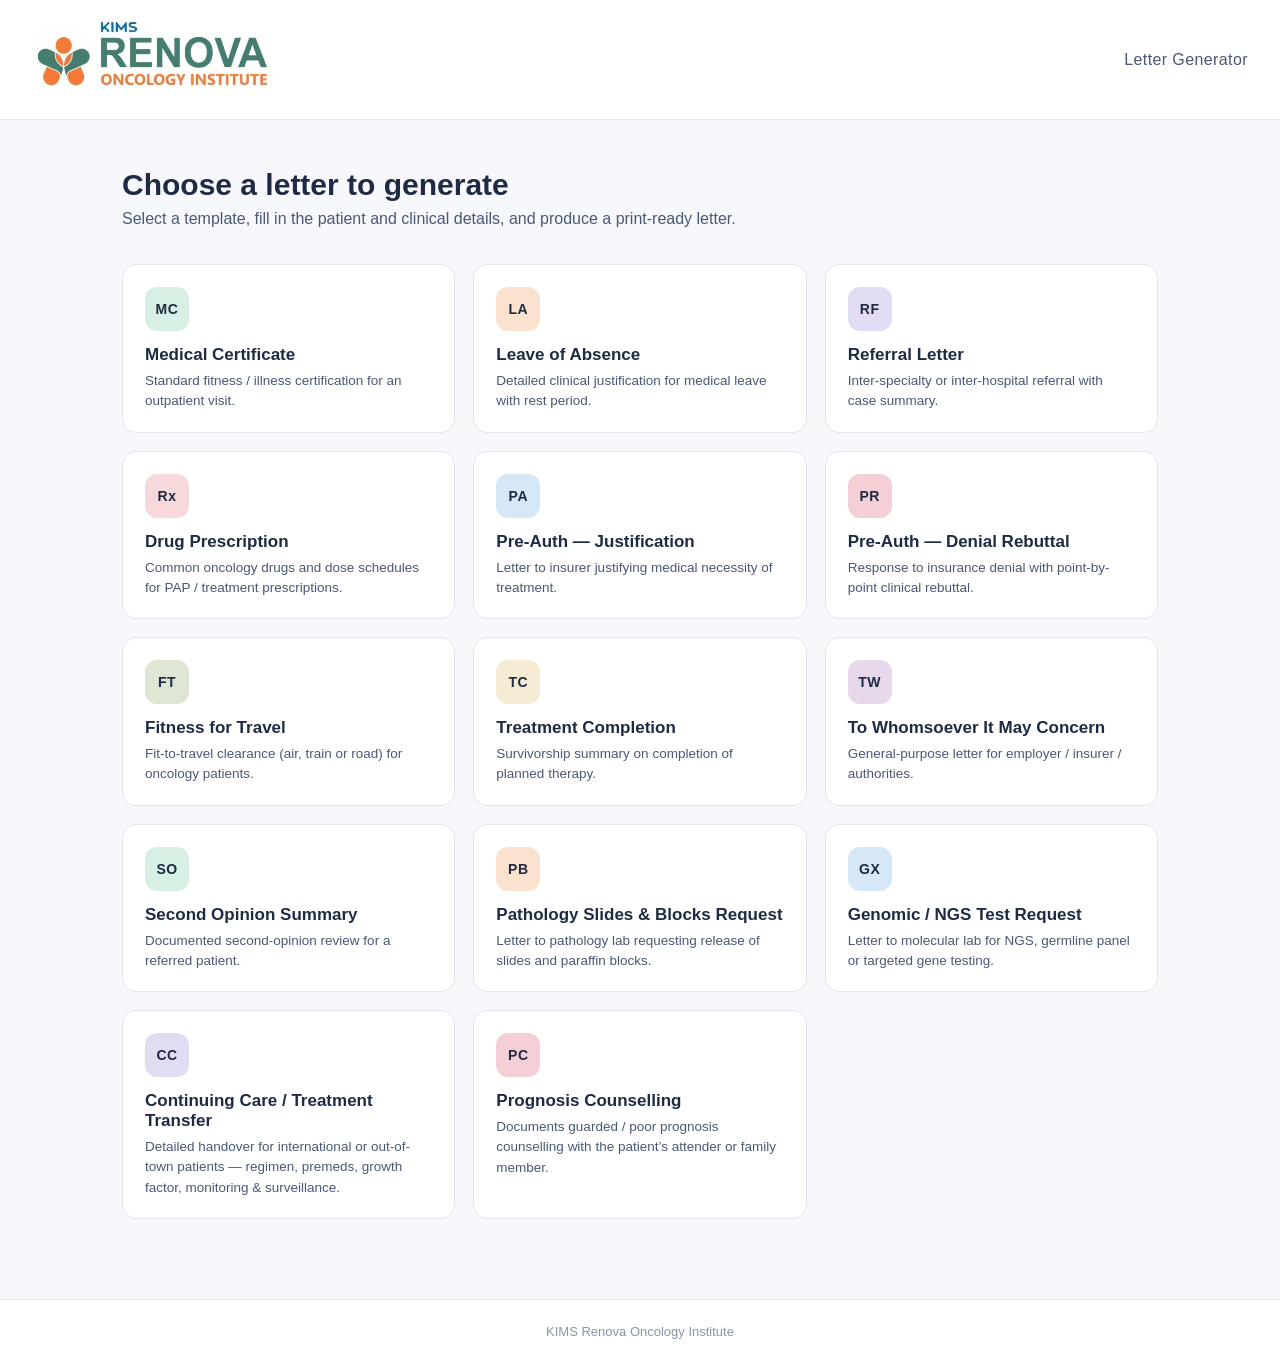
<file: index.html>
<!DOCTYPE html>
<html lang="en">
<head>
  <meta charset="UTF-8" />
  <meta name="viewport" content="width=device-width, initial-scale=1.0" />
  <title>KIMS Renova — Letter Generator</title>
  <link rel="icon" href="assets/favicon.svg" type="image/svg+xml" />
  <link rel="apple-touch-icon" sizes="180x180" href="assets/apple-touch-icon.png" />
  <link rel="manifest" href="site.webmanifest" />
  <meta name="theme-color" content="#4a6fa5" />
  <link rel="stylesheet" href="css/styles.css" />
</head>
<body class="home">
  <header class="site-header">
    <img src="assets/kims-renova-logo.png" alt="KIMS Renova Oncology Institute" class="logo" />
    <div class="tagline">Letter Generator</div>
  </header>

  <main class="container">
    <h1 class="page-title">Choose a letter to generate</h1>
    <p class="page-sub">Select a template, fill in the patient and clinical details, and produce a print-ready letter.</p>

    <section class="card-grid">
      <a class="letter-card mint" href="generator.html?type=medical-certificate">
        <div class="card-icon">MC</div>
        <h2>Medical Certificate</h2>
        <p>Standard fitness / illness certification for an outpatient visit.</p>
      </a>

      <a class="letter-card peach" href="generator.html?type=leave-of-absence">
        <div class="card-icon">LA</div>
        <h2>Leave of Absence</h2>
        <p>Detailed clinical justification for medical leave with rest period.</p>
      </a>

      <a class="letter-card lavender" href="generator.html?type=referral">
        <div class="card-icon">RF</div>
        <h2>Referral Letter</h2>
        <p>Inter-specialty or inter-hospital referral with case summary.</p>
      </a>

      <a class="letter-card blush" href="generator.html?type=prescription">
        <div class="card-icon">Rx</div>
        <h2>Drug Prescription</h2>
        <p>Common oncology drugs and dose schedules for PAP / treatment prescriptions.</p>
      </a>

      <a class="letter-card sky" href="generator.html?type=preauth-approval">
        <div class="card-icon">PA</div>
        <h2>Pre-Auth — Justification</h2>
        <p>Letter to insurer justifying medical necessity of treatment.</p>
      </a>

      <a class="letter-card rose" href="generator.html?type=preauth-rebuttal">
        <div class="card-icon">PR</div>
        <h2>Pre-Auth — Denial Rebuttal</h2>
        <p>Response to insurance denial with point-by-point clinical rebuttal.</p>
      </a>

      <a class="letter-card sage" href="generator.html?type=fitness-travel">
        <div class="card-icon">FT</div>
        <h2>Fitness for Travel</h2>
        <p>Fit-to-travel clearance (air, train or road) for oncology patients.</p>
      </a>

      <a class="letter-card cream" href="generator.html?type=treatment-completion">
        <div class="card-icon">TC</div>
        <h2>Treatment Completion</h2>
        <p>Survivorship summary on completion of planned therapy.</p>
      </a>

      <a class="letter-card lilac" href="generator.html?type=twimc">
        <div class="card-icon">TW</div>
        <h2>To Whomsoever It May Concern</h2>
        <p>General-purpose letter for employer / insurer / authorities.</p>
      </a>

      <a class="letter-card mint" href="generator.html?type=second-opinion">
        <div class="card-icon">SO</div>
        <h2>Second Opinion Summary</h2>
        <p>Documented second-opinion review for a referred patient.</p>
      </a>

      <a class="letter-card peach" href="generator.html?type=path-slides">
        <div class="card-icon">PB</div>
        <h2>Pathology Slides &amp; Blocks Request</h2>
        <p>Letter to pathology lab requesting release of slides and paraffin blocks.</p>
      </a>

      <a class="letter-card sky" href="generator.html?type=genomic-test">
        <div class="card-icon">GX</div>
        <h2>Genomic / NGS Test Request</h2>
        <p>Letter to molecular lab for NGS, germline panel or targeted gene testing.</p>
      </a>

      <a class="letter-card lavender" href="generator.html?type=continuing-care">
        <div class="card-icon">CC</div>
        <h2>Continuing Care / Treatment Transfer</h2>
        <p>Detailed handover for international or out-of-town patients — regimen, premeds, growth factor, monitoring &amp; surveillance.</p>
      </a>

      <a class="letter-card rose" href="generator.html?type=prognosis-counselling">
        <div class="card-icon">PC</div>
        <h2>Prognosis Counselling</h2>
        <p>Documents guarded / poor prognosis counselling with the patient’s attender or family member.</p>
      </a>
    </section>
  </main>

  <footer class="site-footer">
    <span>KIMS Renova Oncology Institute</span>
  </footer>
</body>
</html>
</file>
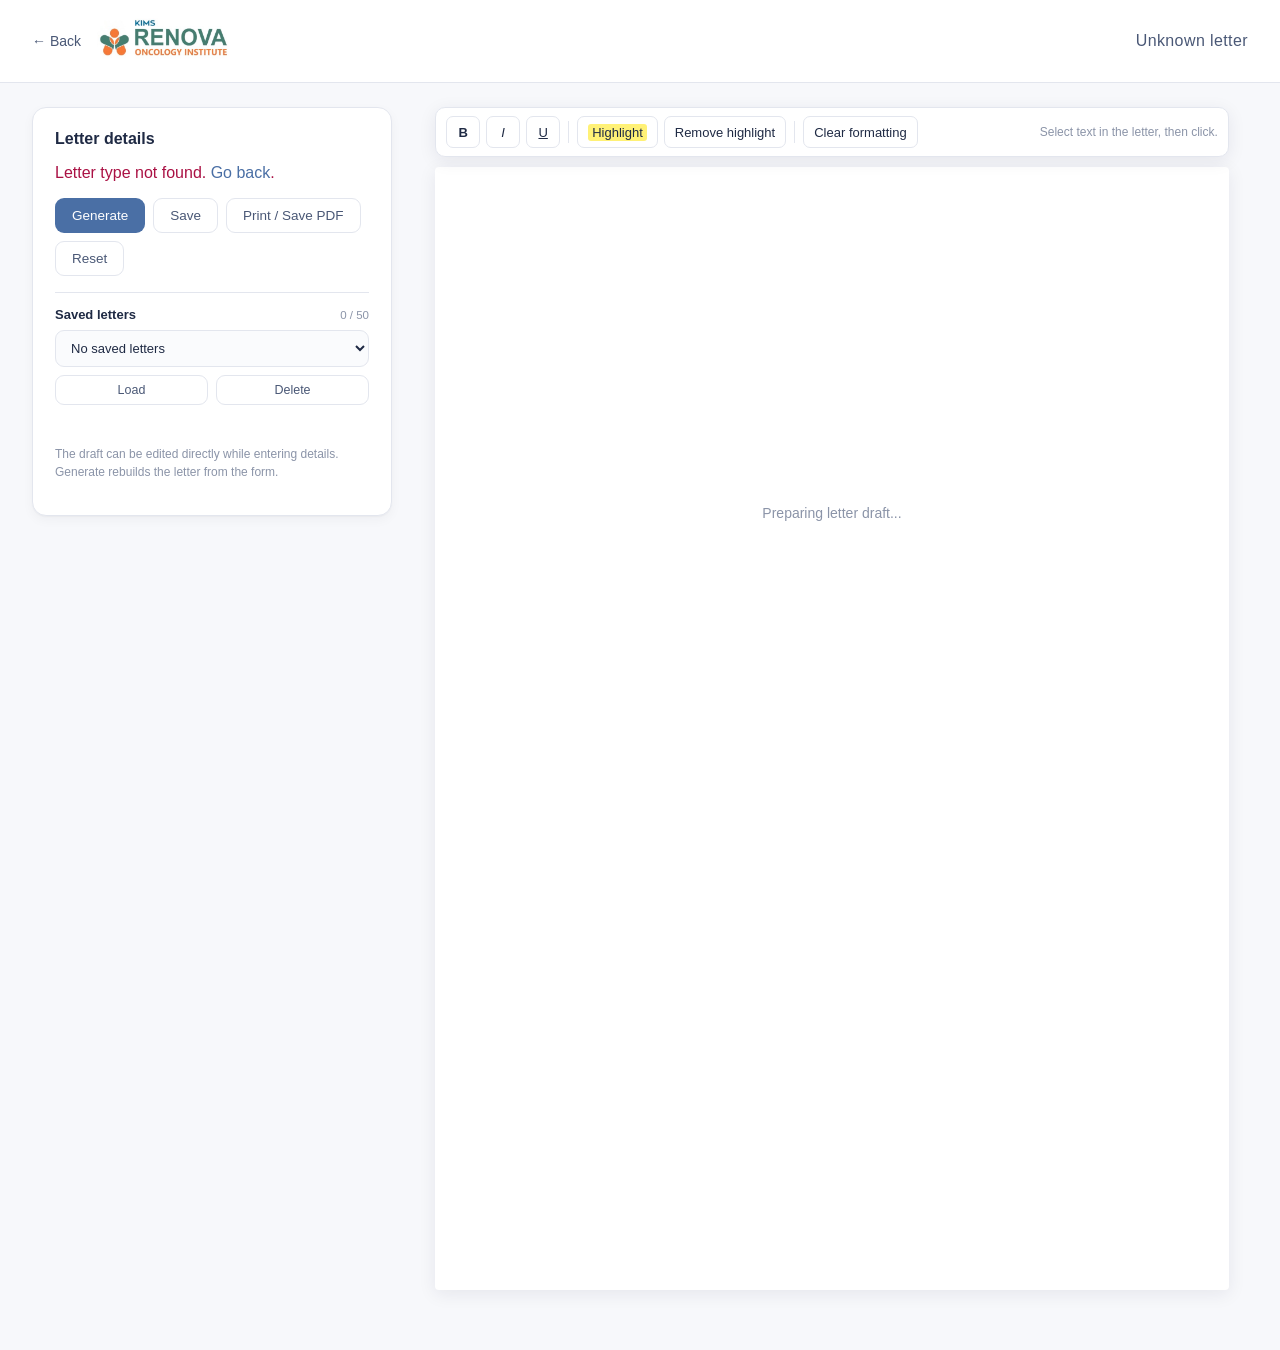
<file: generator.html>
<!DOCTYPE html>
<html lang="en">
<head>
  <meta charset="UTF-8" />
  <meta name="viewport" content="width=device-width, initial-scale=1.0" />
  <title>Letter Generator — KIMS Renova</title>
  <link rel="icon" href="assets/favicon.svg" type="image/svg+xml" />
  <link rel="apple-touch-icon" sizes="180x180" href="assets/apple-touch-icon.png" />
  <link rel="manifest" href="site.webmanifest" />
  <meta name="theme-color" content="#4a6fa5" />
  <link rel="stylesheet" href="css/styles.css" />
</head>
<body class="generator">
  <header class="site-header no-print">
    <a href="index.html" class="back-link">← Back</a>
    <img src="assets/kims-renova-logo.png" alt="KIMS Renova Oncology Institute" class="logo small" />
    <div class="tagline" id="letterTitle">Letter</div>
  </header>

  <main class="generator-shell" aria-busy="true">
    <aside class="form-panel no-print">
      <h2 class="panel-title">Letter details</h2>
      <form id="letterForm" autocomplete="on"></form>
      <div class="actions">
        <button type="button" id="generateBtn" class="btn primary">Generate</button>
        <button type="button" id="saveBtn" class="btn ghost">Save</button>
        <button type="button" id="printBtn" class="btn ghost">Print / Save PDF</button>
        <button type="button" id="resetBtn" class="btn ghost">Reset</button>
      </div>
      <div class="archive-box">
        <div class="archive-head">
          <h3>Saved letters</h3>
          <span id="savedCount">0 / 50</span>
        </div>
        <select id="savedLetterSelect" aria-label="Saved letters">
          <option value="">No saved letters</option>
        </select>
        <div class="archive-actions">
          <button type="button" id="loadSavedBtn" class="btn ghost">Load</button>
          <button type="button" id="deleteSavedBtn" class="btn ghost danger">Delete</button>
        </div>
        <p class="archive-status" id="archiveStatus"></p>
      </div>
      <p class="hint">The draft can be edited directly while entering details. Generate rebuilds the letter from the form.</p>
    </aside>

    <section class="preview-panel">
      <div class="format-bar no-print" role="toolbar" aria-label="Text formatting">
        <button type="button" data-cmd="bold" title="Bold (Ctrl/⌘ + B)"><b>B</b></button>
        <button type="button" data-cmd="italic" title="Italic (Ctrl/⌘ + I)"><i>I</i></button>
        <button type="button" data-cmd="underline" title="Underline (Ctrl/⌘ + U)"><u>U</u></button>
        <span class="format-sep"></span>
        <button type="button" data-cmd="highlight" title="Highlight (Ctrl/⌘ + Shift + H)"><span class="hl-swatch">Highlight</span></button>
        <button type="button" data-cmd="unhighlight" title="Remove highlight">Remove highlight</button>
        <span class="format-sep"></span>
        <button type="button" data-cmd="removeFormat" title="Clear bold / italic / underline / highlight from selected text">Clear formatting</button>
        <span class="format-tip">Select text in the letter, then click.</span>
      </div>
      <article id="letterPreview" class="letter-page" contenteditable="true">
        <div class="empty-state">
          <p>Preparing letter draft...</p>
        </div>
      </article>
    </section>
  </main>

  <script src="js/doctors.js"></script>
  <script src="js/drugs.js"></script>
  <script src="js/templates.js"></script>
  <script src="js/app.js"></script>
</body>
</html>
</file>
<file: css/styles.css>
/* ============================================================
   KIMS Renova Letter Generator — pastel, minimal, print-friendly
   ============================================================ */

:root {
  --c-mint: #d8efe4;
  --c-peach: #fbe2cf;
  --c-lavender: #e2dcf3;
  --c-blush: #f7d9dc;
  --c-sky: #d6e8f5;
  --c-rose: #f4cfd6;
  --c-sage: #dde7d3;
  --c-cream: #f6ecd4;
  --c-lilac: #e7d8eb;

  --ink: #1f2a44;
  --ink-soft: #4a5876;
  --muted: #8b94a8;
  --line: #e3e6ee;
  --bg: #f7f8fb;
  --card: #ffffff;
  --accent: #4a6fa5;
  --accent-soft: #eaf1fb;

  --radius: 14px;
  --shadow-sm: 0 1px 2px rgba(20, 30, 60, 0.04), 0 4px 12px rgba(20, 30, 60, 0.04);
  --shadow-md: 0 4px 18px rgba(20, 30, 60, 0.08);

  --font-sans: 'Inter', -apple-system, BlinkMacSystemFont, 'Segoe UI', Roboto, sans-serif;
  --font-serif: 'EB Garamond', 'Georgia', 'Times New Roman', serif;
}

* { box-sizing: border-box; }

html, body {
  margin: 0; padding: 0;
  background: var(--bg);
  color: var(--ink);
  font-family: var(--font-sans);
  -webkit-font-smoothing: antialiased;
}

a { color: var(--accent); text-decoration: none; }
a:hover { text-decoration: underline; }

/* ---------- Header ---------- */
.site-header {
  display: flex;
  align-items: center;
  gap: 16px;
  padding: 18px 32px;
  background: #fff;
  border-bottom: 1px solid var(--line);
}
.site-header .logo {
  height: 83px;
  width: auto;
}
.site-header .logo.small { height: 46px; }
.site-header .tagline {
  margin-left: auto;
  font-weight: 500;
  color: var(--ink-soft);
  letter-spacing: 0.4px;
}
.back-link {
  font-size: 14px;
  color: var(--ink-soft);
  font-weight: 500;
}

/* ---------- Home ---------- */
.container {
  max-width: 1100px;
  margin: 0 auto;
  padding: 48px 32px 80px;
}
.page-title {
  font-size: 30px;
  font-weight: 600;
  margin: 0 0 8px;
  color: var(--ink);
}
.page-sub {
  margin: 0 0 36px;
  color: var(--ink-soft);
  font-size: 16px;
}
.card-grid {
  display: grid;
  grid-template-columns: repeat(auto-fill, minmax(260px, 1fr));
  gap: 18px;
}
.letter-card {
  display: block;
  padding: 22px 22px 20px;
  border-radius: var(--radius);
  background: var(--card);
  border: 1px solid var(--line);
  color: var(--ink);
  transition: transform 0.18s ease, box-shadow 0.18s ease;
  position: relative;
  overflow: hidden;
}
.letter-card:hover {
  transform: translateY(-2px);
  box-shadow: var(--shadow-md);
  text-decoration: none;
}
.letter-card .card-icon {
  width: 44px; height: 44px;
  border-radius: 12px;
  display: flex; align-items: center; justify-content: center;
  font-weight: 700; font-size: 14px;
  color: var(--ink);
  margin-bottom: 14px;
  letter-spacing: 0.5px;
}
.letter-card h2 {
  font-size: 17px; font-weight: 600;
  margin: 0 0 6px;
}
.letter-card p {
  font-size: 13.5px;
  color: var(--ink-soft);
  margin: 0;
  line-height: 1.5;
}

.mint   .card-icon { background: var(--c-mint); }
.peach  .card-icon { background: var(--c-peach); }
.lavender .card-icon { background: var(--c-lavender); }
.blush  .card-icon { background: var(--c-blush); }
.sky    .card-icon { background: var(--c-sky); }
.rose   .card-icon { background: var(--c-rose); }
.sage   .card-icon { background: var(--c-sage); }
.cream  .card-icon { background: var(--c-cream); }
.lilac  .card-icon { background: var(--c-lilac); }

/* ---------- Footer ---------- */
.site-footer {
  text-align: center;
  padding: 24px;
  font-size: 13px;
  color: var(--muted);
  border-top: 1px solid var(--line);
  background: #fff;
}

/* ---------- Generator layout ---------- */
.generator-shell {
  display: grid;
  grid-template-columns: 360px 1fr;
  gap: 24px;
  padding: 24px 32px 60px;
  align-items: start;
}
body.generator:not(.is-ready) .generator-shell {
  opacity: 0;
}
body.generator.is-ready .generator-shell {
  opacity: 1;
  transition: opacity 0.12s ease;
}
@media (max-width: 960px) {
  .generator-shell { grid-template-columns: 1fr; }
}

.form-panel {
  background: #fff;
  border: 1px solid var(--line);
  border-radius: var(--radius);
  padding: 22px;
  position: sticky;
  top: 20px;
  max-height: calc(100vh - 40px);
  overflow-y: auto;
  box-shadow: var(--shadow-sm);
}
.panel-title {
  font-size: 16px;
  font-weight: 600;
  margin: 0 0 14px;
  color: var(--ink);
}

#letterForm .field {
  margin-bottom: 13px;
}
#letterForm label {
  display: block;
  font-size: 12.5px;
  font-weight: 500;
  color: var(--ink-soft);
  margin-bottom: 5px;
  letter-spacing: 0.2px;
}
#letterForm input[type="text"],
#letterForm input[type="number"],
#letterForm input[type="date"],
#letterForm select,
#letterForm textarea {
  width: 100%;
  padding: 9px 11px;
  border: 1px solid var(--line);
  border-radius: 9px;
  font-size: 14px;
  font-family: inherit;
  color: var(--ink);
  background: #fafbfd;
  transition: border-color 0.15s, background 0.15s;
}
#letterForm input:focus,
#letterForm select:focus,
#letterForm textarea:focus {
  outline: none;
  border-color: var(--accent);
  background: #fff;
}
#letterForm textarea {
  min-height: 70px;
  resize: vertical;
}
#letterForm .row {
  display: grid;
  grid-template-columns: 1fr 1fr;
  gap: 10px;
}
#letterForm .field-group-title {
  font-size: 11px;
  font-weight: 600;
  text-transform: uppercase;
  letter-spacing: 0.8px;
  color: var(--muted);
  margin: 18px 0 8px;
  padding-bottom: 4px;
  border-bottom: 1px dashed var(--line);
}

.actions {
  display: flex;
  gap: 8px;
  margin-top: 16px;
  flex-wrap: wrap;
}
.btn {
  padding: 9px 16px;
  border-radius: 9px;
  border: 1px solid transparent;
  font-size: 13.5px;
  font-weight: 500;
  cursor: pointer;
  font-family: inherit;
  transition: background 0.15s, border-color 0.15s;
}
.btn.primary {
  background: var(--accent);
  color: #fff;
}
.btn.primary:hover { background: #3a5d92; }
.btn.ghost {
  background: #fff;
  border-color: var(--line);
  color: var(--ink-soft);
}
.btn.ghost:hover { border-color: var(--accent); color: var(--accent); }
.btn.danger:hover { border-color: #c85b5b; color: #b33a3a; }
.btn:disabled,
.btn:disabled:hover {
  opacity: 0.45;
  cursor: not-allowed;
  border-color: var(--line);
  color: var(--muted);
}

.archive-box {
  margin-top: 16px;
  padding-top: 14px;
  border-top: 1px solid var(--line);
}
.archive-head {
  display: flex;
  align-items: center;
  justify-content: space-between;
  gap: 12px;
  margin-bottom: 8px;
}
.archive-head h3 {
  margin: 0;
  font-size: 13px;
  font-weight: 600;
  color: var(--ink);
}
.archive-head span {
  font-size: 11.5px;
  color: var(--muted);
  white-space: nowrap;
}
#savedLetterSelect {
  width: 100%;
  padding: 9px 11px;
  border: 1px solid var(--line);
  border-radius: 9px;
  font-size: 13px;
  font-family: inherit;
  color: var(--ink);
  background: #fafbfd;
}
.archive-actions {
  display: flex;
  gap: 8px;
  margin-top: 8px;
}
.archive-actions .btn {
  flex: 1;
  padding: 7px 12px;
  font-size: 12.5px;
}
.archive-status {
  min-height: 18px;
  margin: 8px 0 0;
  color: var(--muted);
  font-size: 12px;
  line-height: 1.4;
}

.hint {
  font-size: 12px;
  color: var(--muted);
  margin-top: 14px;
  line-height: 1.5;
}


/* ---------- Preview / letter page ---------- */
.preview-panel {
  display: flex;
  flex-direction: column;
  align-items: center;
}

/* Formatting toolbar above the letter */
.format-bar {
  position: sticky;
  top: 8px;
  z-index: 5;
  display: flex;
  flex-wrap: wrap;
  align-items: center;
  gap: 6px;
  width: 210mm;
  max-width: 100%;
  margin-bottom: 10px;
  padding: 8px 10px;
  background: #fff;
  border: 1px solid var(--line);
  border-radius: 10px;
  box-shadow: var(--shadow-md);
}
.format-bar button {
  min-width: 34px;
  height: 32px;
  padding: 0 10px;
  border: 1px solid var(--line);
  border-radius: 7px;
  background: #fff;
  color: var(--ink);
  font-family: inherit;
  font-size: 13px;
  cursor: pointer;
}
.format-bar button:hover { border-color: var(--accent); color: var(--accent); }
.format-bar .hl-swatch { background: #fff176; padding: 1px 4px; border-radius: 3px; color: var(--ink); }
.format-sep { width: 1px; height: 22px; background: var(--line); margin: 0 2px; }
.format-tip { font-size: 12px; color: var(--muted); margin-left: auto; }
@media (max-width: 700px) {
  .format-bar { width: 100%; }
  .format-tip { display: none; }
}
.letter-page {
  background: #fff;
  width: 210mm;
  min-height: 297mm;
  padding: 22mm 22mm 24mm;
  box-shadow: var(--shadow-md);
  border-radius: 4px;
  font-family: var(--font-serif);
  font-size: 13pt;
  line-height: 1.55;
  color: #1a1a1a;
}
.letter-page[contenteditable="true"] {
  cursor: text;
}
.letter-page[contenteditable="true"]:focus {
  outline: 2px dashed var(--c-sky);
  outline-offset: -8px;
}
.letter-page .empty-state {
  display: flex; align-items: center; justify-content: center;
  height: 60vh;
  color: var(--muted);
  font-family: var(--font-sans);
  font-size: 14px;
}

.letter-page .letter-logo {
  max-height: 78px;
  margin-bottom: 16px;
}
.letter-page h1.letter-heading {
  font-family: var(--font-sans);
  text-align: center;
  font-size: 16pt;
  font-weight: 600;
  letter-spacing: 1.5px;
  text-transform: uppercase;
  margin: 18px 0 26px;
  padding-bottom: 8px;
  border-bottom: 2px solid #2c3e60;
  color: #1f2a44;
}
.letter-page .meta-row {
  display: flex;
  justify-content: space-between;
  font-family: var(--font-sans);
  font-size: 11pt;
  color: #4a5876;
  margin-bottom: 22px;
}
.letter-page .salutation { margin: 18px 0 14px; }
.letter-page p { margin: 0 0 12px; text-align: justify; }
.letter-page .body p { text-indent: 0; }
.letter-page ul, .letter-page ol { margin: 8px 0 14px 22px; padding: 0; }
.letter-page li { margin-bottom: 4px; }
.letter-page .patient-block {
  font-family: var(--font-sans);
  font-size: 11pt;
  background: #f7f9fc;
  border-left: 3px solid var(--c-sky);
  padding: 12px 16px;
  margin: 10px 0 22px;
  border-radius: 4px;
}
.letter-page .patient-block .pt-row {
  display: grid;
  grid-template-columns: 130px 1fr;
  gap: 4px 12px;
  margin-bottom: 4px;
}
.letter-page .patient-block .pt-row span:first-child {
  font-weight: 600; color: #4a5876;
}
.letter-page .signoff {
  margin-top: 38px;
  break-inside: avoid;
  page-break-inside: avoid;
}
.letter-page .signoff p,
.letter-page .signoff .sig-space {
  break-after: avoid;
  page-break-after: avoid;
}
.letter-page .editable-space,
.letter-page .editable-rule {
  cursor: text;
  white-space: pre-wrap;
  user-select: text;
}
.letter-page .editable-space {
  min-height: 1em;
  line-height: 1.55;
}
.letter-page .editable-rule {
  min-height: 0.9em;
  line-height: 0.9;
}
.letter-page .editable-space:focus,
.letter-page .editable-rule:focus {
  outline: 1px dashed var(--accent);
  outline-offset: 2px;
}
.letter-page .signoff .doctor-name {
  font-weight: 700;
  font-family: var(--font-sans);
  font-size: 12pt;
  margin-top: 4px;
  break-after: avoid;
  page-break-after: avoid;
}
.letter-page .signoff .doctor-meta {
  font-family: var(--font-sans);
  font-size: 10.5pt;
  color: #4a5876;
  line-height: 1.45;
  break-before: avoid;
  break-inside: avoid;
  page-break-before: avoid;
  page-break-inside: avoid;
}
.letter-page .dual-signoff {
  display: grid;
  grid-template-columns: minmax(0, 1fr) minmax(220px, 0.8fr);
  gap: 42px;
  align-items: end;
  margin-top: 38px;
  break-inside: avoid;
  page-break-inside: avoid;
}
.letter-page .dual-signoff .signoff {
  margin-top: 0;
}
.letter-page .attender-signoff {
  font-family: var(--font-sans);
  font-size: 10.5pt;
  break-inside: avoid;
  page-break-inside: avoid;
}
.letter-page .attender-signoff p {
  margin: 0 0 6px;
  text-align: left;
  font-weight: 600;
}
.letter-page .attender-signoff .sig-space {
  min-height: 1em;
}
.letter-page .attender-signoff .attender-line {
  border-top: 1px solid #1a1a1a;
  width: 100%;
  margin-bottom: 6px;
}
.letter-page .attender-signoff .attender-meta {
  color: #4a5876;
  line-height: 1.45;
}
.letter-page .rx-table {
  width: 100%;
  border-collapse: collapse;
  font-family: var(--font-sans);
  font-size: 11pt;
  margin: 10px 0 16px;
}
.letter-page .rx-table th, .letter-page .rx-table td {
  border: 1px solid #c9cfdc;
  padding: 8px 10px;
  text-align: left;
}
.letter-page .rx-table th {
  background: #eef3fa;
  font-weight: 600;
  color: #2c3e60;
}
.letter-page .rx-symbol {
  font-family: var(--font-serif);
  font-size: 26pt;
  font-weight: 700;
  color: #2c3e60;
  margin: 0 0 4px;
}

/* ---------- Prescription-specific layout (matches PAP submission look) ---------- */
.letter-page .rx-date-line {
  font-family: var(--font-sans);
  font-size: 12pt;
  text-align: right;
  margin: 4px 0 26px;
}
.letter-page h1.rx-title {
  font-family: var(--font-sans);
  font-size: 14pt;
  font-weight: 700;
  text-align: center;
  text-decoration: underline;
  margin: 0 0 22px;
  border: none;
  padding: 0;
  text-transform: none;
  letter-spacing: 0;
  color: #1a1a1a;
}
.letter-page .rx-patient {
  font-family: var(--font-sans);
  font-size: 12pt;
  margin: 6px 0 8px;
}
.letter-page .rx-patient .rx-row {
  display: grid;
  grid-template-columns: 160px 1fr;
  gap: 4px 16px;
  margin-bottom: 4px;
}
.letter-page .rx-patient .rx-row span:first-child { font-weight: 700; }
.letter-page .rx-divider {
  border: none;
  border-top: 1px solid #1a1a1a;
  margin: 18px 0 18px;
}
.letter-page .rx-summary {
  font-family: var(--font-sans);
  font-size: 12pt;
  line-height: 1.7;
  text-align: left;
  margin: 0 0 22px;
}
.letter-page .rx-big {
  font-family: var(--font-sans);
  font-size: 26pt;
  font-weight: 700;
  margin: 18px 0 10px;
}
.letter-page .rx-drug-line {
  font-family: var(--font-sans);
  font-size: 14pt;
  font-weight: 700;
  text-align: center;
  margin: 14px 0 4px;
}
.letter-page .rx-vial-line {
  font-family: var(--font-sans);
  font-size: 12pt;
  text-align: center;
  margin: 0 0 10px;
}
.letter-page .rx-spacer { line-height: 1.55; }
.letter-page .rx-signoff {
  font-family: var(--font-sans);
  margin-top: 30px;
  break-inside: avoid;
  page-break-inside: avoid;
}
.letter-page .rx-signoff .rx-sig-line {
  border-top: 1px solid #1a1a1a;
  width: 220px;
  margin-bottom: 6px;
}
.letter-page .rx-signoff .doctor-name {
  font-weight: 700;
  font-size: 12pt;
  break-after: avoid;
  page-break-after: avoid;
}
.letter-page .rx-signoff .doctor-meta {
  font-size: 10.5pt;
  line-height: 1.5;
  color: #1a1a1a;
  break-before: avoid;
  break-inside: avoid;
  page-break-before: avoid;
  page-break-inside: avoid;
}

/* ---------- Continuing-care section headings ---------- */
.letter-page h3.cc-section {
  font-family: var(--font-sans);
  font-size: 11.5pt;
  font-weight: 700;
  color: #2c3e60;
  text-transform: uppercase;
  letter-spacing: 0.6px;
  margin: 18px 0 6px;
  padding-bottom: 3px;
  border-bottom: 1px solid #c9cfdc;
}
.letter-page .cc-body {
  font-family: var(--font-sans);
  font-size: 11pt;
  line-height: 1.55;
  margin-bottom: 8px;
}
.letter-page .cc-body p { text-align: left; margin: 0 0 4px; }

.letter-page .cc-table {
  width: 100%;
  border-collapse: collapse;
  font-family: var(--font-sans);
  font-size: 10.5pt;
  margin: 4px 0 8px;
}
.letter-page .cc-table th,
.letter-page .cc-table td {
  border: 1px solid #c9cfdc;
  padding: 6px 9px;
  text-align: left;
  vertical-align: top;
}
.letter-page .cc-table th {
  background: #eef3fa;
  font-weight: 600;
  color: #2c3e60;
}

/* ---------- Form group card heading (in side panel) ---------- */
.form-group-card-title {
  font-size: 12.5px;
  font-weight: 700;
  color: var(--accent);
  letter-spacing: 0.3px;
  margin: 18px 0 8px;
  padding: 8px 12px;
  background: linear-gradient(135deg, #eef3fb, #f5eef9);
  border-left: 3px solid var(--accent);
  border-radius: 6px;
}

/* ---------- Select with days input ---------- */
.select-days {
  display: flex;
  gap: 8px;
  align-items: center;
}
.select-days select { flex: 1; }
.select-days input[type="number"] {
  width: 70px !important;
  text-align: center;
}

/* ---------- Drug list dynamic rows ---------- */
.drug-list-rows { display: flex; flex-direction: column; gap: 10px; margin-bottom: 10px; }
.drug-list-row {
  background: #fafbfd;
  border: 1px solid var(--line);
  border-radius: 9px;
  padding: 8px;
  display: grid;
  grid-template-columns: 1fr 1fr 28px;
  grid-template-areas:
    "drug    drug    remove"
    "dose    solvent ."
    "volume  duration ."
    "note    note    .";
  gap: 6px;
  align-items: center;
}
.drug-list-row .dl-drug      { grid-area: drug; }
.drug-list-row .dl-dose      { grid-area: dose; }
.drug-list-row .dl-solvent   { grid-area: solvent; }
.drug-list-row .dl-volume    { grid-area: volume; }
.drug-list-row .dl-duration  { grid-area: duration; }
.drug-list-row .dl-note      { grid-area: note; }
.drug-list-row .dl-remove    { grid-area: remove; }
.drug-list-row input,
.drug-list-row select {
  width: 100%;
  padding: 6px 8px !important;
  font-size: 12px !important;
  border: 1px solid var(--line);
  border-radius: 6px;
  background: #fff;
  font-family: inherit;
}
.drug-list-row .dl-drug { font-weight: 500; }
.drug-list-row .dl-remove {
  background: transparent;
  border: 1px solid var(--line);
  border-radius: 6px;
  width: 28px; height: 28px;
  cursor: pointer;
  font-size: 15px;
  color: var(--muted);
  line-height: 1;
  padding: 0;
  align-self: start;
}
.drug-list-row .dl-remove:hover { color: #c44; border-color: #c44; }
.btn-add-drug {
  font-size: 12.5px;
  padding: 7px 14px;
}

/* ============================================================
   MOBILE / TABLET (≤ 700px) — desktop layout untouched above
   ============================================================ */
@media (max-width: 700px) {
  /* Header — keep logo and tagline on the same line */
  .site-header {
    padding: 10px 14px;
    gap: 10px;
    flex-wrap: nowrap;
    align-items: center;
  }
  .site-header .logo { height: 60px !important; }
  .site-header .logo.small { height: 50px !important; }
  .site-header .tagline {
    font-size: 13px;
    margin-left: auto;
    text-align: right;
    width: auto;
    order: 0;
  }
  .back-link { font-size: 13px; flex-shrink: 0; }

  /* Home page */
  .container { padding: 24px 16px 60px; }
  .page-title { font-size: 22px; }
  .page-sub { font-size: 14px; margin-bottom: 22px; }
  .card-grid { grid-template-columns: 1fr; gap: 12px; }
  .letter-card { padding: 16px 18px; }
  .letter-card h2 { font-size: 16px; }
  .letter-card p { font-size: 13px; }
  .letter-card .card-icon {
    width: 38px; height: 38px;
    margin-bottom: 10px;
    font-size: 12.5px;
  }

  /* Generator layout */
  .generator-shell {
    grid-template-columns: 1fr;
    gap: 14px;
    padding: 12px 10px 36px;
    width: 100%;
    overflow-x: hidden;
  }
  .form-panel {
    position: static !important;
    top: auto !important;
    max-height: none !important;
    overflow: visible !important;
    overflow-y: visible !important;
    padding: 16px;
    border-radius: 12px;
  }
  .preview-panel {
    display: block;
    width: 100%;
    overflow-x: hidden;
  }
  .letter-page .empty-state { height: auto; min-height: 30vh; padding: 30px 0; }

  /* Letter preview — readable mobile document; A4 print rules stay in @media print */
  .letter-page {
    width: 100%;
    max-width: 100%;
    min-width: 0;
    min-height: auto;
    padding: 18px 14px 22px;
    font-size: 15px;
    line-height: 1.5;
    box-shadow: 0 2px 10px rgba(20, 30, 60, 0.06);
    border-radius: 6px;
    overflow-wrap: anywhere;
    word-break: normal;
  }
  .letter-page .letter-logo {
    display: block;
    max-width: 100%;
    max-height: 64px;
    width: auto;
    margin-bottom: 12px;
  }
  .letter-page h1.letter-heading {
    font-size: 16px;
    letter-spacing: 0;
    margin: 12px 0 16px;
    padding-bottom: 6px;
  }
  .letter-page .meta-row {
    display: block;
    font-size: 13px;
    margin-bottom: 14px;
  }
  .letter-page .salutation { margin: 12px 0 10px; }
  .letter-page p {
    font-size: 15px;
    line-height: 1.5;
    text-align: left;
  }

  .letter-page .patient-block {
    padding: 10px;
    font-size: 13px;
    margin: 10px 0 16px;
  }
  .letter-page .patient-block .pt-row {
    grid-template-columns: minmax(86px, 34%) 1fr;
    gap: 3px 8px;
  }

  /* Continuing-care section headings */
  .letter-page h3.cc-section {
    font-size: 13px;
    letter-spacing: 0;
    margin: 14px 0 5px;
  }
  .letter-page .cc-body { font-size: 13px; }
  .letter-page .cc-body p { font-size: 13px; }

  /* Tables — Rx, CC, prescription patient block */
  .letter-page .cc-table,
  .letter-page .rx-table {
    display: block;
    width: 100%;
    max-width: 100%;
    overflow-x: auto;
    -webkit-overflow-scrolling: touch;
    font-size: 12px;
  }
  .letter-page .cc-table th,
  .letter-page .cc-table td,
  .letter-page .rx-table th,
  .letter-page .rx-table td {
    padding: 5px 6px;
    min-width: 92px;
    vertical-align: top;
  }

  /* Prescription-specific layout */
  .letter-page .rx-date-line { font-size: 14px; margin-bottom: 16px; text-align: left; }
  .letter-page h1.rx-title { font-size: 15px; margin-bottom: 14px; }
  .letter-page .rx-patient { font-size: 14px; }
  .letter-page .rx-patient .rx-row { grid-template-columns: minmax(104px, 38%) 1fr; gap: 3px 8px; }
  .letter-page .rx-summary { font-size: 15px; line-height: 1.5; text-align: left; }
  .letter-page .rx-big { font-size: 28px; margin: 14px 0 6px; }
  .letter-page .rx-drug-line {
    font-size: 15px;
    line-height: 1.4;
    margin: 10px 0 4px;
    overflow-wrap: anywhere;
  }
  .letter-page .rx-vial-line { font-size: 13px; overflow-wrap: anywhere; }
  .letter-page .rx-spacer { line-height: 1.5; }

  /* Signoff */
  .letter-page .signoff { margin-top: 24px; }
  .letter-page .signoff .sig-space { min-height: 1em; }
  .letter-page .signoff .doctor-name { font-size: 14px; }
  .letter-page .signoff .doctor-meta { font-size: 12.5px; }
  .letter-page .dual-signoff {
    grid-template-columns: 1fr;
    gap: 24px;
    margin-top: 24px;
  }
  .letter-page .attender-signoff .sig-space { min-height: 1em; }

  /* Form fields — stack drug-list to 1 column for narrow phones */
  .drug-list-row {
    grid-template-columns: 1fr 28px;
    grid-template-areas:
      "drug    remove"
      "dose    dose"
      "solvent solvent"
      "volume  volume"
      "duration duration"
      "note    note";
  }

  /* Action buttons */
  .actions { gap: 6px; }
  .actions .btn { font-size: 13px; padding: 8px 12px; flex: 1; min-width: 90px; }
  .hint { font-size: 11.5px; }

  /* Form-group cards */
  .form-group-card-title {
    font-size: 12px;
    padding: 7px 10px;
    margin: 14px 0 6px;
  }

  /* Date inputs — iOS Safari renders these inconsistently; force a clean, button-like look */
  #letterForm input[type="date"] {
    -webkit-appearance: none !important;
    appearance: none !important;
    width: 100% !important;
    display: block !important;
    text-align: left !important;
    font-size: 15px !important;
    font-family: inherit !important;
    padding: 12px 14px !important;
    min-height: 46px !important;
    line-height: 1.2 !important;
    background-color: #fafbfd !important;
    color: var(--ink) !important;
    border: 1px solid var(--line) !important;
    border-radius: 9px !important;
    box-sizing: border-box !important;
  }
  #letterForm input[type="date"]::-webkit-date-and-time-value {
    text-align: left !important;
    min-height: 1.5em !important;
    font-size: 15px !important;
    color: var(--ink) !important;
  }
  #letterForm input[type="date"]::-webkit-calendar-picker-indicator {
    margin-left: auto;
    opacity: 0.7;
    cursor: pointer;
    width: 22px;
    height: 22px;
  }
  #letterForm input[type="date"]::-webkit-datetime-edit {
    padding: 0;
    color: var(--ink);
  }

  /* Native selects — ensure consistent height & arrow on iOS */
  #letterForm select {
    -webkit-appearance: none;
    appearance: none;
    padding: 10px 32px 10px 12px;
    background-image: url("data:image/svg+xml;charset=US-ASCII,%3Csvg xmlns='http://www.w3.org/2000/svg' width='10' height='6' viewBox='0 0 10 6'%3E%3Cpath fill='none' stroke='%234a5876' stroke-width='1.5' d='M1 1l4 4 4-4'/%3E%3C/svg%3E");
    background-repeat: no-repeat;
    background-position: right 12px center;
    background-size: 10px 6px;
    min-height: 42px;
    font-size: 14.5px;
  }

  /* Text/number inputs match for consistency */
  #letterForm input[type="text"],
  #letterForm input[type="number"] {
    min-height: 42px;
    font-size: 14.5px;
  }
}

/* ---------- Very narrow phones (≤ 380px) ---------- */
@media (max-width: 380px) {
  .generator-shell { padding: 10px 8px 32px; }
  .letter-page { padding: 16px 12px 20px; font-size: 14px; }
  .letter-page p { font-size: 14px; }
  .letter-page .patient-block .pt-row,
  .letter-page .rx-patient .rx-row {
    grid-template-columns: 1fr;
    gap: 1px;
    margin-bottom: 7px;
  }
  .letter-page .patient-block .pt-row span:first-child,
  .letter-page .rx-patient .rx-row span:first-child {
    font-size: 12px;
  }
  .letter-page .cc-table,
  .letter-page .rx-table { font-size: 11.5px; }
  .letter-page .rx-drug-line { font-size: 14px; }
}

/* ---------- Print ---------- */
@media print {
  @page { size: A4; margin: 0; }
  body { background: #fff; }
  .format-bar { display: none !important; }
  /* Print highlighted text in colour */
  .letter-page [style*="background-color"] {
    -webkit-print-color-adjust: exact;
    print-color-adjust: exact;
  }
  .no-print, .site-header, .site-footer, .form-panel, .actions { display: none !important; }
  .generator-shell { display: block; padding: 0; }
  .preview-panel { display: block; }
  .letter-page {
    box-shadow: none;
    border-radius: 0;
    width: 210mm;
    min-height: 297mm;
    margin: 0;
    padding: 18mm 20mm 20mm;
  }
  .letter-page .letter-logo {
    max-height: 78px;
  }
  .letter-page[contenteditable="true"],
  .letter-page[contenteditable="true"]:focus {
    outline: none;
  }
  .letter-page .editable-space:focus,
  .letter-page .editable-rule:focus {
    outline: none;
  }
  /* Suppress logo/heading for hospital letterhead printing */
  .letter-page.on-letterhead .letter-logo,
  .letter-page.on-letterhead .letter-heading-no-print { display: none; }
}

/* ---------- Black & white printing ---------- */
@media print and (monochrome) {
  /* Force greyscale + remove any colour backgrounds globally */
  .letter-page,
  .letter-page * {
    color: #000 !important;
    background: #fff !important;
    -webkit-print-color-adjust: economy !important;
    print-color-adjust: economy !important;
  }
  /* Re-establish structural lines in pure black */
  .letter-page h1.letter-heading        { border-bottom: 2px solid #000 !important; color: #000 !important; }
  .letter-page .meta-row,
  .letter-page .signoff .doctor-meta,
  .letter-page .patient-block,
  .letter-page .cc-body,
  .letter-page .rx-summary,
  .letter-page .rx-signoff .doctor-meta { color: #000 !important; }
  .letter-page .patient-block           { border-left: 2px solid #000 !important; }
  .letter-page h3.cc-section            { color: #000 !important; border-bottom: 1px solid #000 !important; }
  .letter-page .cc-table,
  .letter-page .rx-table                { border-collapse: collapse !important; }
  .letter-page .cc-table th,
  .letter-page .cc-table td,
  .letter-page .rx-table th,
  .letter-page .rx-table td             { border: 1px solid #000 !important; color: #000 !important; }
  .letter-page .cc-table th,
  .letter-page .rx-table th             { font-weight: 700 !important; border-bottom: 2px solid #000 !important; }
  .letter-page .rx-symbol,
  .letter-page .rx-big                  { color: #000 !important; }
  .letter-page h1.rx-title              { color: #000 !important; text-decoration: underline !important; }
  .letter-page .rx-divider              { border-top: 1px solid #000 !important; }
  .letter-page .rx-signoff .rx-sig-line { border-top: 1px solid #000 !important; }
  /* Highlights print as light grey on black & white printers */
  .letter-page [style*="background-color: rgb(255, 241, 118)"] {
    background: #d9d9d9 !important;
    -webkit-print-color-adjust: exact !important;
    print-color-adjust: exact !important;
  }
  /* Convert the letter logo to greyscale */
  .letter-page .letter-logo             { filter: grayscale(100%) !important; }
}
</file>
